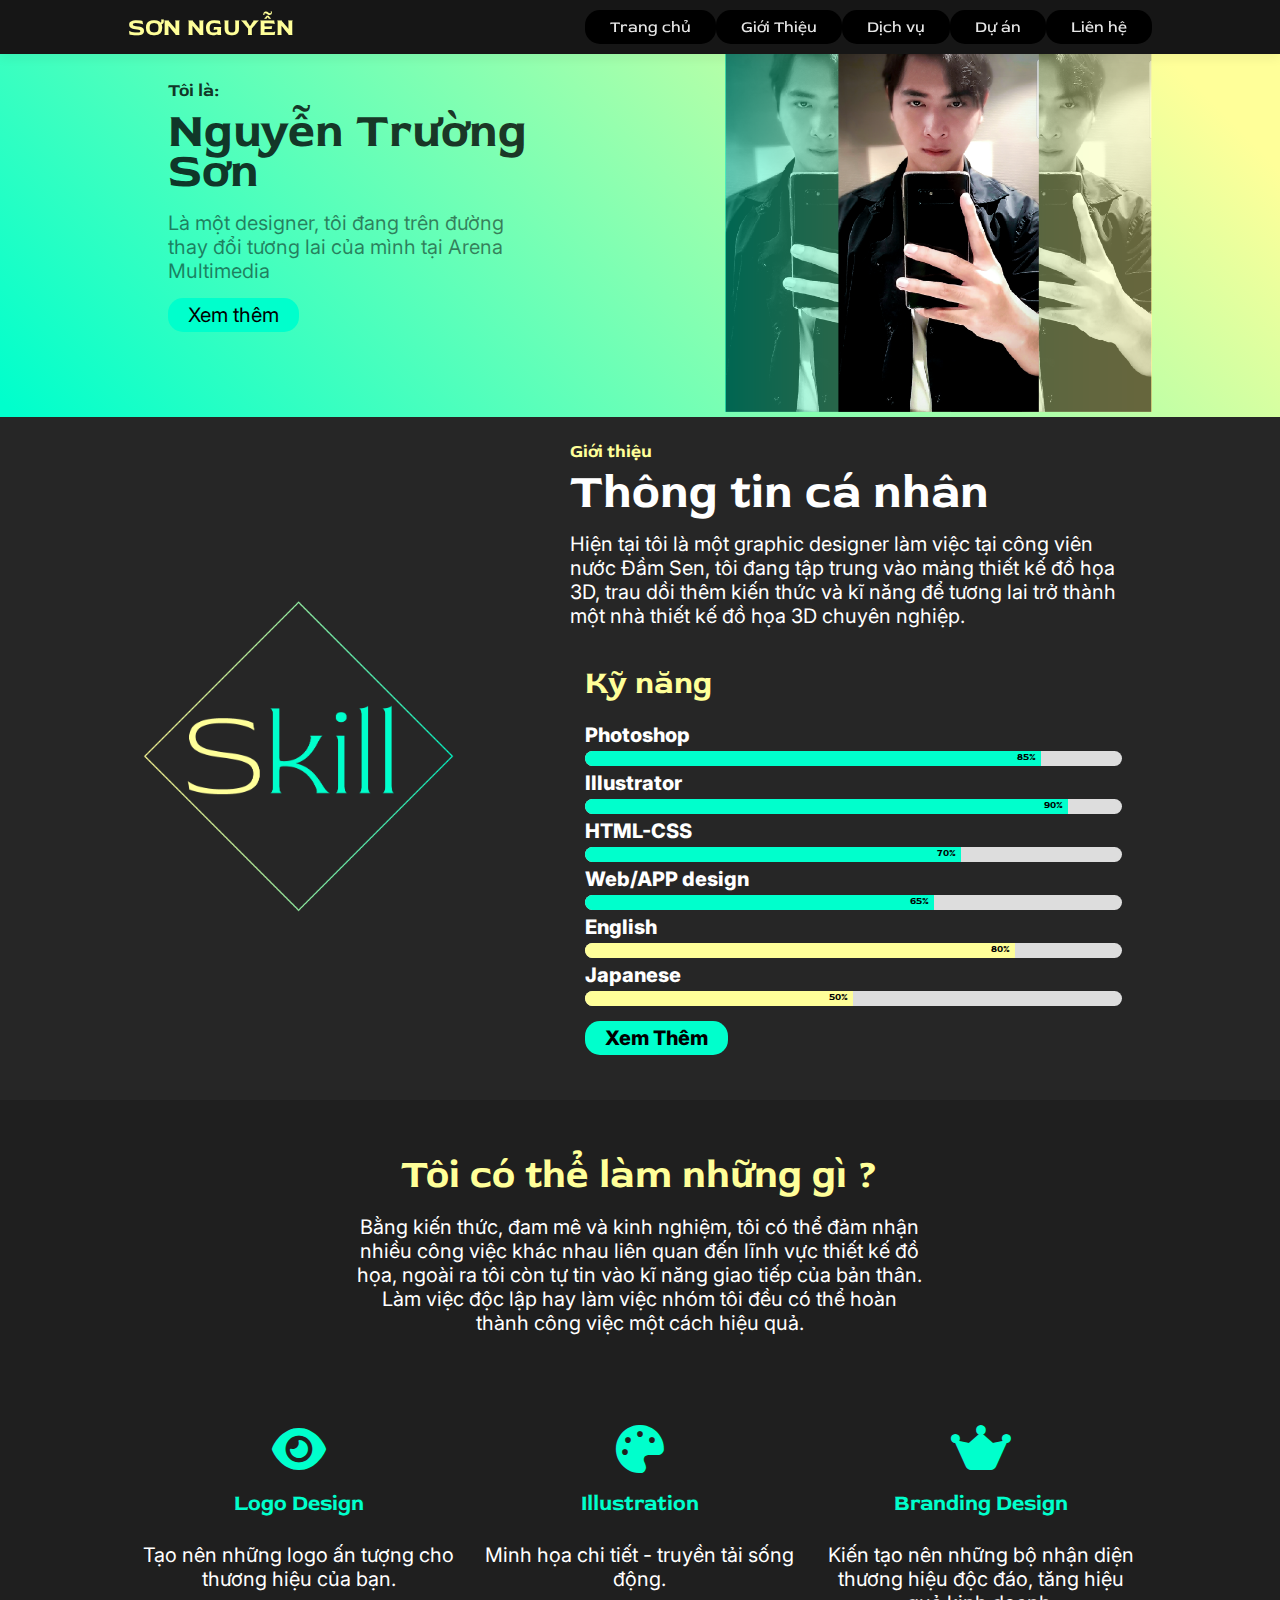
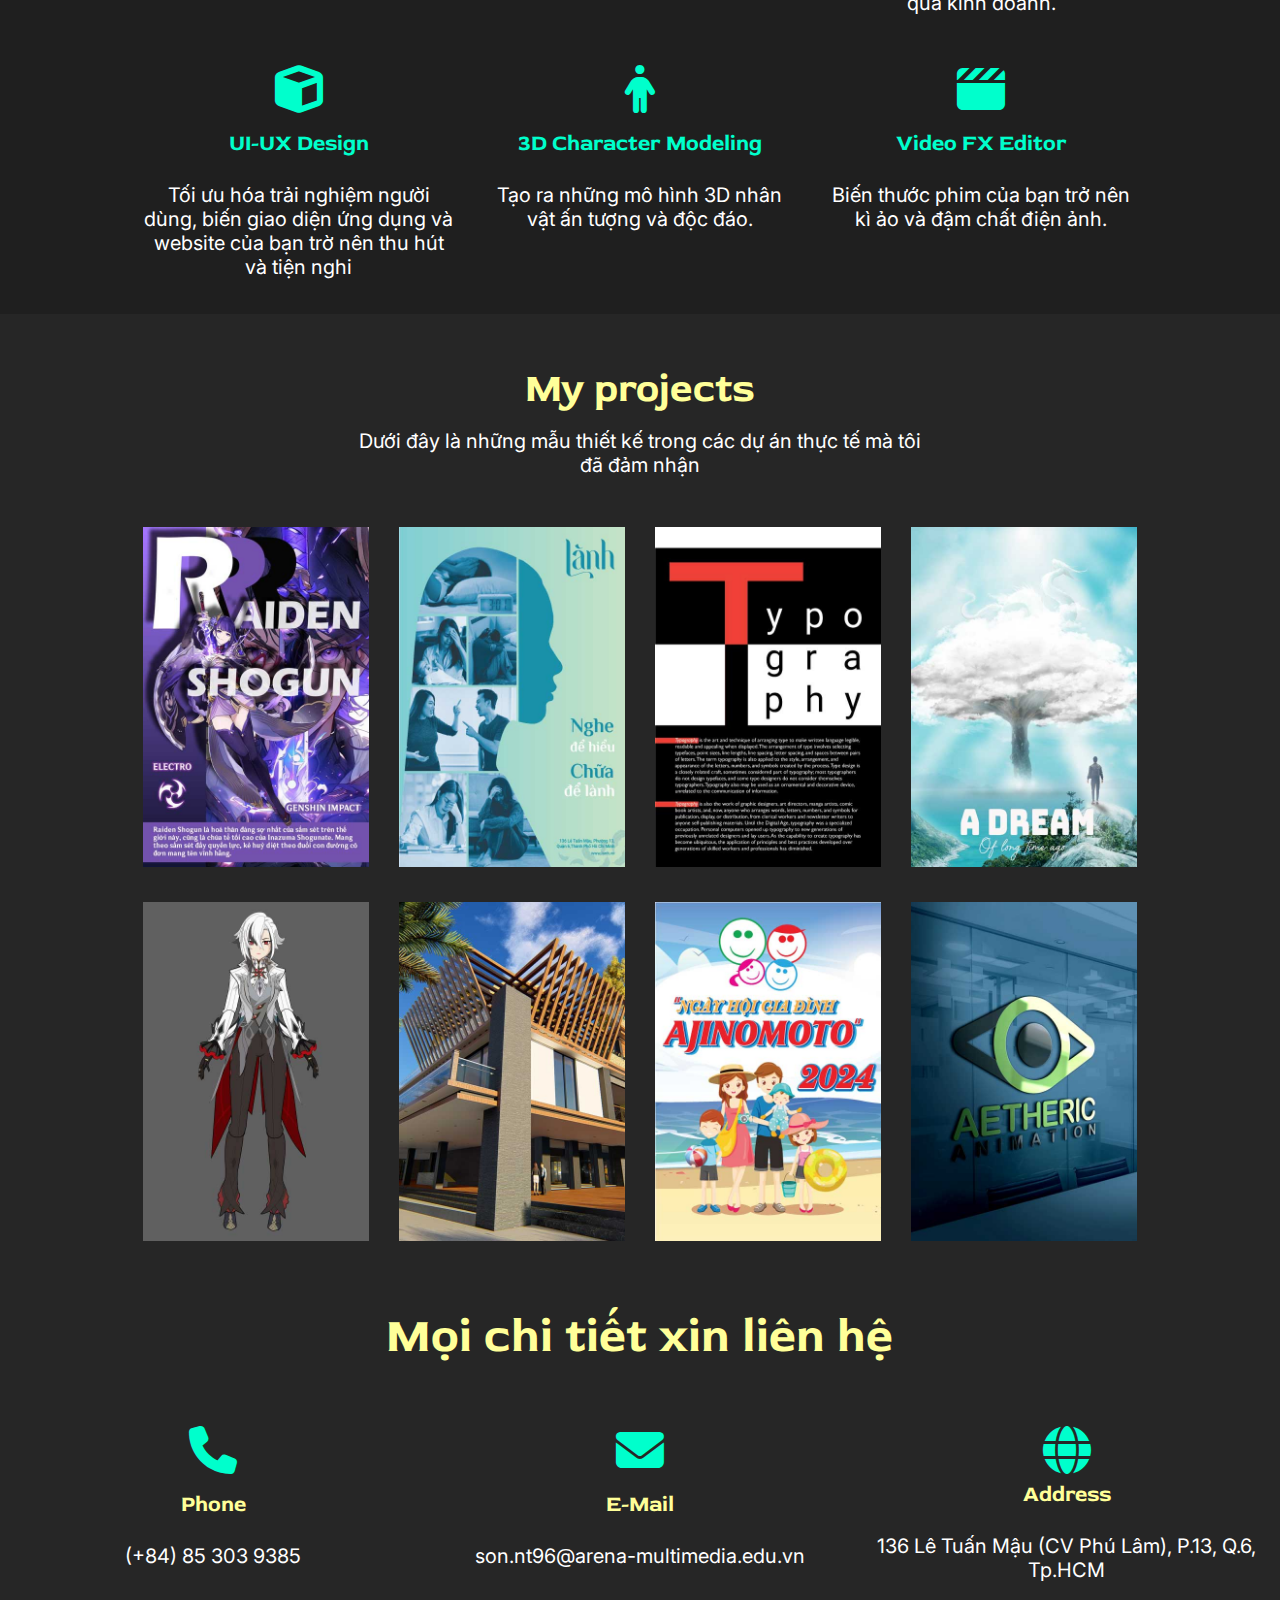
<file: index.html>
<!doctype html>
<html>
<head>
<meta charset="utf-8">
<meta name="viewport" content="width=device-width, initial-scale=1">
<title>Son Nguyen Portfolio</title>
<link rel="stylesheet" href="css/mainStyle.css">
<link rel="icon" href="images/TITLE-ICON.png">
<link rel="stylesheet" href="css/all.css">
<link rel="stylesheet" href="dist/css/lightbox.css">
	<link rel="stylesheet" href="css/hover-min.css">
	
	
</head>

<body style="padding-top: 0px">
	<header> 
		<nav >
		<div class="container">
			<a href="index.html" class="brand">SƠN NGUYỄN</a>
			
			<button type="button" class="btn-toggle">
				<i class="fa-solid fa-bars"></i>
			</button>
			
			<div class="menu">
				<ul>
					<li><a href="index.html" class="hvr-swe btn-secondary">Trang chủ</a></li>
					<li><a href="about.html" class="btn-secondary">Giới Thiệu</a></li>
					<li><a href="#dich-vu" class="btn-secondary">Dịch vụ</a></li>
					<li><a href="#du-an" class="btn-secondary">Dự án</a></li>
					<li><a href="#lien-he" class="btn-secondary">Liên hệ</a></li>
				</ul>
			</div>
			</div>
		</nav>
	
	</header>
	<section id="welcome">
		<div class="container">
				<div class="row align-items-center justify-content-between">
						<div class="col-12 col-md-6 col-lg-5 " style="padding-left: 40px">						
							<h6 class="text-dark font-dacbiet">Tôi là:</h6>
							<h1 class="text-dark font-dacbiet">Nguyễn Trường Sơn</h1>
							<p>Là một designer, tôi đang trên đường thay đổi tương lai của mình tại Arena Multimedia</p>
							<p>
								<a href="#about" class="btn-primary">Xem thêm</a>
							</p>
				
					</div>
					
						<div class="col-12 col-md-6 col-lg-5 p-0" >
						
					<img src="images/Asset 2.png" alt="" class="img-100">
					
							
					</div>
			</div>
	
	
	
		</div>
	</section>
	<section id="about">
		<div class="bg-third">
		<div class="container">
			<div class="row align-items-center justify-content-between">
				<div class="col-12 col-md-4 col-lg-4 ">
					<img src="images/PIC2-01.png" alt="" class="img-100" >
				</div>
				<div class="col-12 col-md-8 col-lg-7">
				
					<h6 class="text-primary font-dacbiet">Giới thiệu</h6>
				<h1 class="text-light font-dacbiet">Thông tin cá nhân</h1>
<p class = "text-light">Hiện tại tôi là một graphic designer làm việc tại công viên nước Đầm Sen, tôi đang tập trung vào mảng thiết kế đồ họa 3D, trau dồi thêm kiến thức và kĩ năng để tương lai trở thành một nhà thiết kế đồ họa 3D chuyên nghiệp.</p>
<div class="col-12 font-dacbiet">
	<h3 class="text-primary font-dacbiet">Kỹ năng</h3>	
	<p class="text-light">Photoshop</p>
	<div class="progress-bar">
		<div class="bg-primary progress" style="width: 85%">85%</div>
	</div>
	<p class="mt-5 text-light">Illustrator</p>
	<div class="progress-bar">
		<div class="bg-primary progress" style="width: 90%">90%</div>
	</div>
	<p class="mt-5 text-light">HTML-CSS</p>
	<div class="progress-bar">
		<div class="bg-primary progress" style="width: 70%">70%</div>
	</div>
	<p class="mt-5 text-light">Web/APP design</p>
	<div class="progress-bar">
		<div class="bg-primary progress" style="width: 65%">65%</div>
	</div>
	<p class="mt-5 text-light">English</p>
	<div class="progress-bar">
		<div class="bg-secondary progress" style="width: 80%">80%</div>
	</div>
	<p class="mt-5 text-light">Japanese</p>
	<div class="progress-bar">
		<div class="bg-secondary progress" style="width: 50%">50%</div>
	</div>
				
<p><a href="about.html" class="btn-primary">Xem Thêm </a></p>
</div>						
		</div>		
					
		  </div>
			</div>
		</div>
	
	</section>
	<section id="dich-vu" class="bg-primary-10 py-40">
	<div class="container">
		<div class="row text-center">
			<div class="col-12 col-md-10 col-lg-7 mx-auto">
			<h2 class="text-primary">Tôi có thể làm những gì ?</h2>
				<p class="text-light">Bằng kiến thức, đam mê và kinh nghiệm, tôi có thể đảm nhận nhiều công việc khác nhau liên quan đến lĩnh vực thiết kế đồ họa, ngoài ra tôi còn tự tin vào kĩ năng giao tiếp của bản thân. Làm việc độc lập hay làm việc nhóm tôi đều có thể hoàn thành công việc một cách hiệu quả.</p>
			</div>
		</div>
		<div class="row text-center mt-40">
			<div class="col-12 col-md-6 col-lg-4">
		<i class="fa-solid fa-eye fa-3x text-secondary"></i>
				<h5 class="mt-10 text-secondary">Logo Design</h5>
				<p class="text-light">Tạo nên những logo ấn tượng cho thương hiệu của bạn.</p>
			</div>
			<div class="col-12 col-md-6 col-lg-4">
		<i class="fa-solid fa-palette fa-3x text-secondary"></i>
				<h5 class="mt-10 text-secondary">Illustration</h5>
				<p class="text-light">Minh họa chi tiết - truyền tải sống động.</p>
			</div>
				<div class="col-12 col-md-6 col-lg-4">
		<i class="fa-solid fa-web-awesome fa-3x text-secondary"></i>
				<h5 class="mt-10 text-secondary">Branding Design</h5>
				<p class="text-light">Kiến tạo nên những bộ nhận diện thương hiệu độc đáo, tăng hiệu quả kinh doanh.</p>
			</div>
			<div class="col-12 col-md-6 col-lg-4">
		<i class="fa-solid fa-cube fa-3x text-secondary"></i>
				<h5 class="mt-10 text-secondary">UI-UX Design</h5>
				<p class="text-light">Tối ưu hóa trải nghiệm người dùng, biến giao diện ứng dụng và website của bạn trờ nên thu hút và tiện nghi</p>
			</div>
				<div class="col-12 col-md-6 col-lg-4">
		<i class="fa-solid fa-person fa-3x text-secondary"></i>
				<h5 class="mt-10 text-secondary">3D Character Modeling</h5>
				<p class="text-light">Tạo ra những mô hình 3D nhân vật ấn tượng và độc đáo.</p>
			</div>
				<div class="col-12 col-md-6 col-lg-4">
		<i class="fa-solid fa-clapperboard fa-3x text-secondary"></i>
				<h5 class="mt-10 text-secondary">Video FX Editor </h5>
				<p class="text-light">Biến thước phim của bạn trở nên kì ảo và đậm chất điện ảnh.</p>
			</div>
		</div>
		
		</div>
	
	
	</section>
	<section id="du-an" class="py-40 bg-third">
		<div class="container " >
			<div class="row text-center">
			<div class="col-12 col-md-10 col-lg-7 mx-auto">
			<h2 class="text-primary">My projects</h2>
				<p class="text-light">Dưới đây là những mẫu thiết kế trong các dự án thực tế mà tôi đã đảm nhận</p>
			</div>
		</div>
			<div class="row">
				<div class="col-6 col-md-4 col-lg-3">
					<a href="images/h700-web/Me-(2).jpg" data-lightbox="roadtrip" data-title="Poster game Genshin Impact">
					<img src="images/h700-web/Me-(2).jpg" alt="" class="img-100">
					</a>
				</div>
				<div class="col-6 col-md-4 col-lg-3">
					<a href="images/h700-web/poster-Lành.jpg" data-lightbox="roadtrip" data-title="Poster cho brand điều trị tâm lí">
					<img src="images/h700-web/poster-Lành.jpg" alt="" class="img-100">
					</a>
				</div>
				<div class="col-6 col-md-4 col-lg-3">
					<a href="images/h700-web/Bài-1-B3-TPG.jpg" data-lightbox="roadtrip" data-title="Trang tạp chí Typography">
					<img src="images/h700-web/Bài-1-B3-TPG.jpg" alt="" class="img-100">
					</a>
				</div>
				<div class="col-6 col-md-4 col-lg-3">
					<a href="images/h700-web/BT-fn.jpg" data-lightbox="roadtrip" data-title="Bìa sách A DREAM">
					<img src="images/h700-web/BT-fn.jpg" alt="" class="img-100">
						</a>
				</div>
				<div class="col-6 col-md-4 col-lg-3">
					<a href="images/h700-web/BT-Vẽ-Người.jpg" data-lightbox="roadtrip" data-title="Mẫu thiết kế nhân vật game">
					<img src="images/h700-web/BT-Vẽ-Người.jpg" alt="" class="img-100">
						</a>
				</div>
				<div class="col-6 col-md-4 col-lg-3">
					<a href="images/h700-web/H24.jpg" data-lightbox="roadtrip" data-title="Mẫu công trình dựng 3D">
					<img src="images/h700-web/H24.jpg" alt="" class="img-100">
					</a>
				</div>
				<div class="col-6 col-md-4 col-lg-3">
					<a href="images/h700-web/2-Sân-khấu-khai-mạc---Backdrop-Hiflex-1200x500cm-chua-bien-1-bản-+-Banner-Hiflex-2-mat-900x160cm-chua-bien---6-bản-.jpg" data-lightbox="roadtrip" data-title="Poster ngày hội gia đình Ajinomoto">
					<img src="images/h700-web/2-Sân-khấu-khai-mạc---Backdrop-Hiflex-1200x500cm-chua-bien-1-bản-+-Banner-Hiflex-2-mat-900x160cm-chua-bien---6-bản-.jpg" alt="" class="img-100">
						</a>
				</div>
				<div class="col-6 col-md-4 col-lg-3">
					<a href="images/h700-web/3D-Glass-Logo-Mockup-Free-Download.jpg" data-lightbox="roadtrip" data-title="Logo studio Aetheric">
					<img src="images/h700-web/3D-Glass-Logo-Mockup-Free-Download.jpg" alt="" class="img-100">
						</a>
				</div>
			</div>
			
	</div>
	
	</section>
	<section id="lien-he" class="bg-third">
		<div class="col-12 col-md-10 col-lg-7 mx-auto">
		<h1 class="text-primary text-center mt-40 font-dacbiet">Mọi chi tiết xin liên hệ</h1>
							</div>
		
		<div class="row text-center mt-40">
			<div class="col-12 col-md-6 col-lg-4">
				<i class="fa-solid fa-phone fa-3x text-secondary"></i>
		
				<h5 class="mt-10 text-primary">Phone</h5>
				<p class="text-light">(+84) 85 303 9385</p>
				
			</div>
			<div class="col-12 col-md-6 col-lg-4">
		<i class="fa-solid fa-envelope fa-3x text-secondary"></i>
				<h5 class="mt-10 text-primary">E-Mail</h5>
				<p class="text-light">son.nt96@arena-multimedia.edu.vn</p>
				
			</div>
				<div class="col-12 col-md-6 col-lg-4">
		<i class="fa-solid fa-globe fa-3x text-secondary"></i>
				<h5 class="text-primary">Address</h5>
				<p class="text-light">136 Lê Tuấn Mậu (CV Phú Lâm), P.13, Q.6, Tp.HCM</p>
			</div>
			
				
				
		</div>
		
		</div>
	
	</section>
	<script src="https://ajax.googleapis.com/ajax/libs/jquery/3.7.1/jquery.min.js"></script>
	<script src="dist/js/lightbox.js"></script>
	<script> 
$(document).ready(function(){
  $(".btn-toggle").click(function(){
    $(".menu").slideToggle("slow");
  });
});
</script>
</body>
</html>
</file>
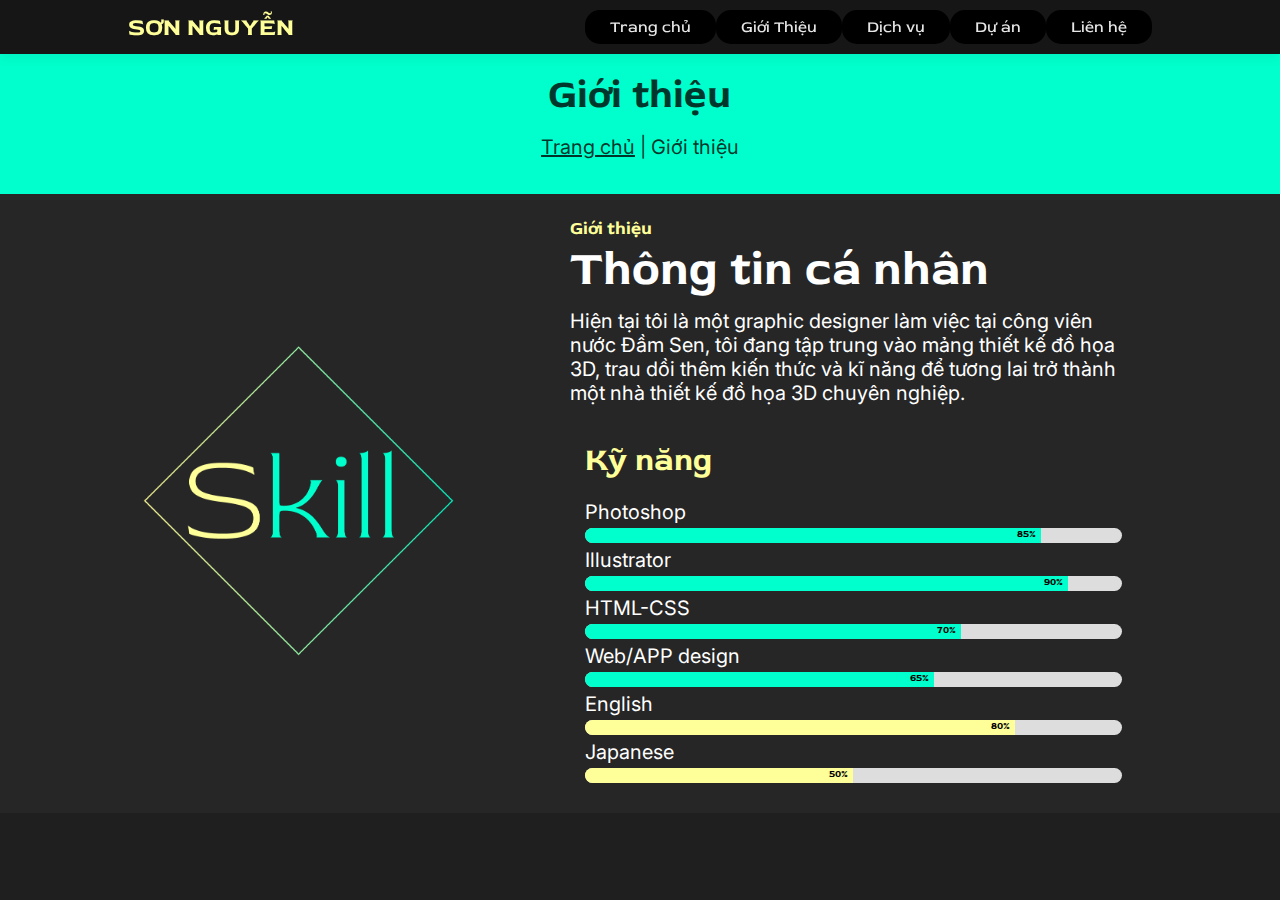
<file: about.html>
<!doctype html>
<html>
<head>
<meta charset="utf-8">
<meta name="viewport" content="width=device-width, initial-scale=1">
<title>Son Nguyen Portfolio</title>
<link rel="stylesheet" href="css/mainStyle.css">
<link rel="icon" href="images/TITLE-ICON.png">
<link rel="stylesheet" href="css/all.css">
<link rel="stylesheet" href="dist/css/lightbox.css">
	
	
</head>

<body class="bg-primary-10">
	<header>
		<nav >
		<div class="container">
			<a href="index.html" class="brand">SƠN NGUYỄN</a>
			
			<button type="button" class="btn-toggle">
				<i class="fa-solid fa-bars"></i>
			</button>
			
			<div class="menu">
				<ul>
					<li><a href="index.html" class="btn-secondary">Trang chủ</a></li>
					<li><a href="about.html" class="btn-secondary">Giới Thiệu</a></li>
					<li><a href="services.html" class="btn-secondary">Dịch vụ</a></li>
					<li><a href="project.html" class="btn-secondary">Dự án</a></li>
					<li><a href="contact.html" class="btn-secondary">Liên hệ</a></li>
				</ul>
			</div>
			</div>
		</nav>
	
	</header>
	<div class="py-0 bg-primary row align-items-center justify-content-center">
		<div class="col-12 col-md-4 text-center mt-60 text-dark">
			<h2 class="text-dark">Giới thiệu</h2>
			<p class="text-dark"><a href="index.html" class="text-dark">Trang chủ</a> | Giới thiệu</p>
		</div>
	</div>
	<section class="bg-third" id="about">
		<div class="container">
			<div class="row align-items-center justify-content-between">
				<div class="col-12 col-md-4 col-lg-4 ">
					<img src="images/PIC2-01.png" alt="" class="img-100" >
				</div>
				<div class="col-12 col-md-8 col-lg-7">
				
					<h6 class="text-primary">Giới thiệu</h6>
				<h1 class="text-light font-dacbiet">Thông tin cá nhân</h1>
<p class="text-light">Hiện tại tôi là một graphic designer làm việc tại công viên nước Đầm Sen, tôi đang tập trung vào mảng thiết kế đồ họa 3D, trau dồi thêm kiến thức và kĩ năng để tương lai trở thành một nhà thiết kế đồ họa 3D chuyên nghiệp.</p>
<div class="col-12">
	<h3 class="text-primary font-dacbiet">Kỹ năng</h3>	
	<p class="text-light">Photoshop</p>
	<div class="progress-bar">
		<div class="bg-primary progress" style="width: 85%">85%</div>
	</div>
	<p class="mt-5 text-light">Illustrator</p>
	<div class="progress-bar">
		<div class="bg-primary progress" style="width: 90%">90%</div>
	</div>
	<p class="mt-5 text-light">HTML-CSS</p>
	<div class="progress-bar">
		<div class="bg-primary progress" style="width: 70%">70%</div>
	</div>
	<p class="mt-5 text-light">Web/APP design</p>
	<div class="progress-bar">
		<div class="bg-primary progress" style="width: 65%">65%</div>
	</div>
	<p class="mt-5 text-light">English</p>
	<div class="progress-bar">
		<div class="bg-secondary progress" style="width: 80%">80%</div>
	</div>
	<p class="mt-5 text-light">Japanese</p>
	<div class="progress-bar">
		<div class="bg-secondary progress" style="width: 50%">50%</div>
	</div>
				
					
				</div>
			</div>
		</div>
	
	<script src="https://ajax.googleapis.com/ajax/libs/jquery/3.7.1/jquery.min.js"></script>
	<script> 
$(document).ready(function(){
  $(".btn-toggle").click(function(){
    $(".menu").slideToggle("slow");
  });
});
</script>
</body>
</html>
</file>
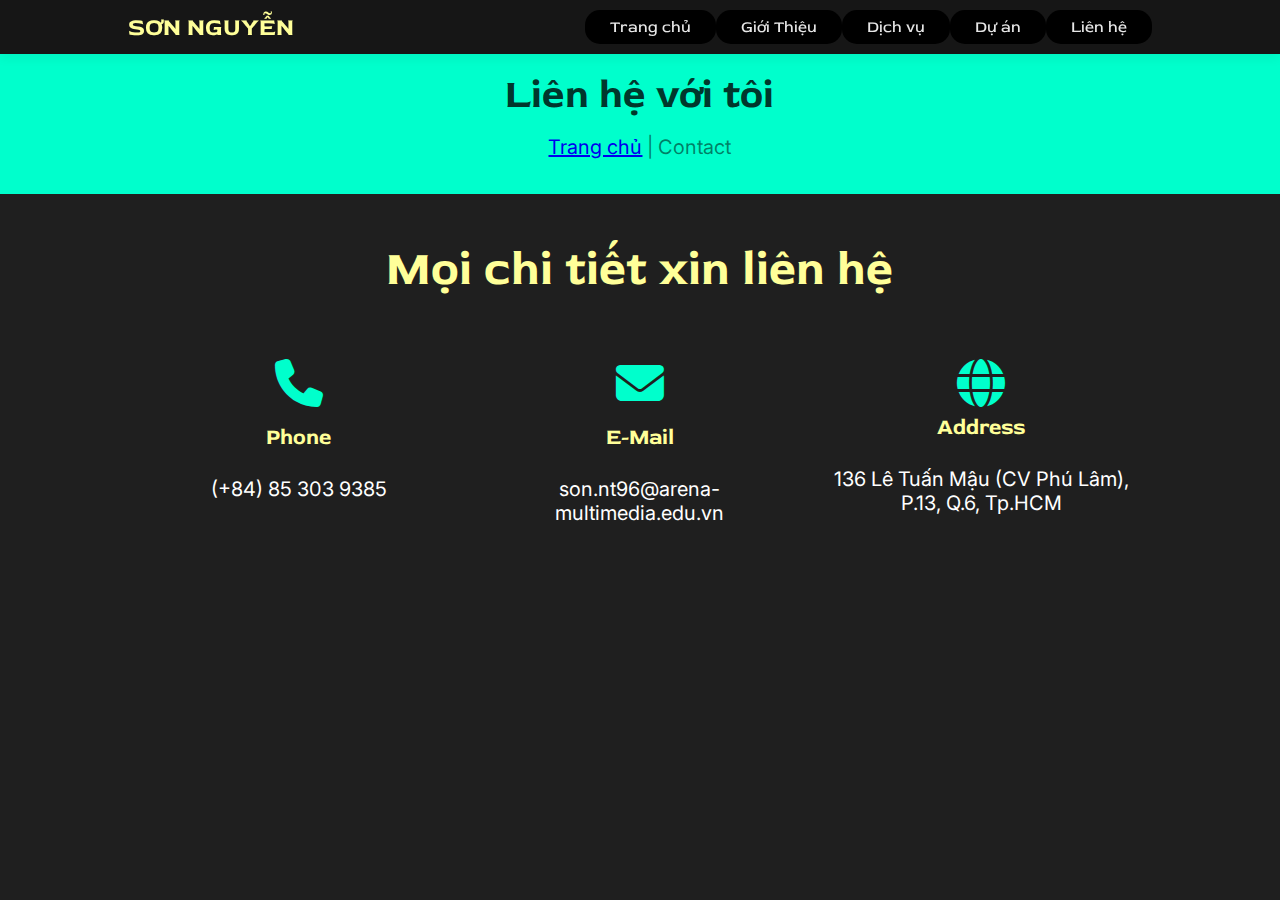
<file: contact.html>
<!doctype html>
<html>
<head>
<meta charset="utf-8">
<meta name="viewport" content="width=device-width, initial-scale=1">
<title>Son Nguyen Porfolio</title>
<link rel="stylesheet" href="css/mainStyle.css">
	<link rel="icon" href="images/TITLE-ICON.png">
<link rel="stylesheet" href="css/all.css">
	
</head>

<body class="bg-primary-10">
	<header> 
		<nav >
		<div class="container">
			<a href="index.html" class="brand">SƠN NGUYỄN</a>
			
			<button type="button" class="btn-toggle">
				<i class="fa-solid fa-bars"></i>
			</button>
			
			<div class="menu">
				<ul>
					<li><a href="index.html" class="btn-secondary">Trang chủ</a></li>
					<li><a href="about.html" class="btn-secondary">Giới Thiệu</a></li>
					<li><a href="services.html" class="btn-secondary">Dịch vụ</a></li>
					<li><a href="project.html" class="btn-secondary">Dự án</a></li>
					<li><a href="contact.html" class="btn-secondary">Liên hệ</a></li>
				</ul>
			</div>
			</div>
		</nav>
	
	</header>
	<div class="bg-primary row align-items-center justify-content-center py-40">
		<div class="ccol-12 col-md-4 text-center mt-20">
			<h2>Liên hệ với tôi</h2>
			<p><a href="index.html">Trang chủ</a> | Contact</p>
		</div>
	</div>
	
	<section id="lien-he" class="mt-40 bg-primary-10">
	<div class="container">
		<div class="row text-center">
			<div class="col-12 col-md-10 col-lg-7 mx-auto">
		<h1 class="text-primary font-dacbiet">Mọi chi tiết xin liên hệ</h1>
							</div>
		</div>
		<div class="row text-center mt-40">
			<div class="col-12 col-md-6 col-lg-4">
				<i class="fa-solid fa-phone fa-3x text-secondary"></i>
		
				<h5 class="mt-10 text-primary">Phone</h5>
				<p class="text-light">(+84) 85 303 9385</p>
				
			</div>
			<div class="col-12 col-md-6 col-lg-4">
		<i class="fa-solid fa-envelope fa-3x text-secondary"></i>
				<h5 class="mt-10 text-primary">E-Mail</h5>
				<p class="text-light">son.nt96@arena-multimedia.edu.vn</p>
				
			</div>
				<div class="col-12 col-md-6 col-lg-4">
		<i class="fa-solid fa-globe fa-3x text-secondary"></i>
				<h5 class="text-primary">Address</h5>
				<p class="text-light">136 Lê Tuấn Mậu (CV Phú Lâm), P.13, Q.6, Tp.HCM</p>
			</div>
			
				
				
		</div>
		
		</div>
	
	
	</section>
	<section id="du-an"></section>
	
	<script src="https://ajax.googleapis.com/ajax/libs/jquery/3.7.1/jquery.min.js"></script>
	<script> 
$(document).ready(function(){
  $(".btn-toggle").click(function(){
    $(".menu").slideToggle("slow");
  });
});
</script>
</body>
</html>
</file>
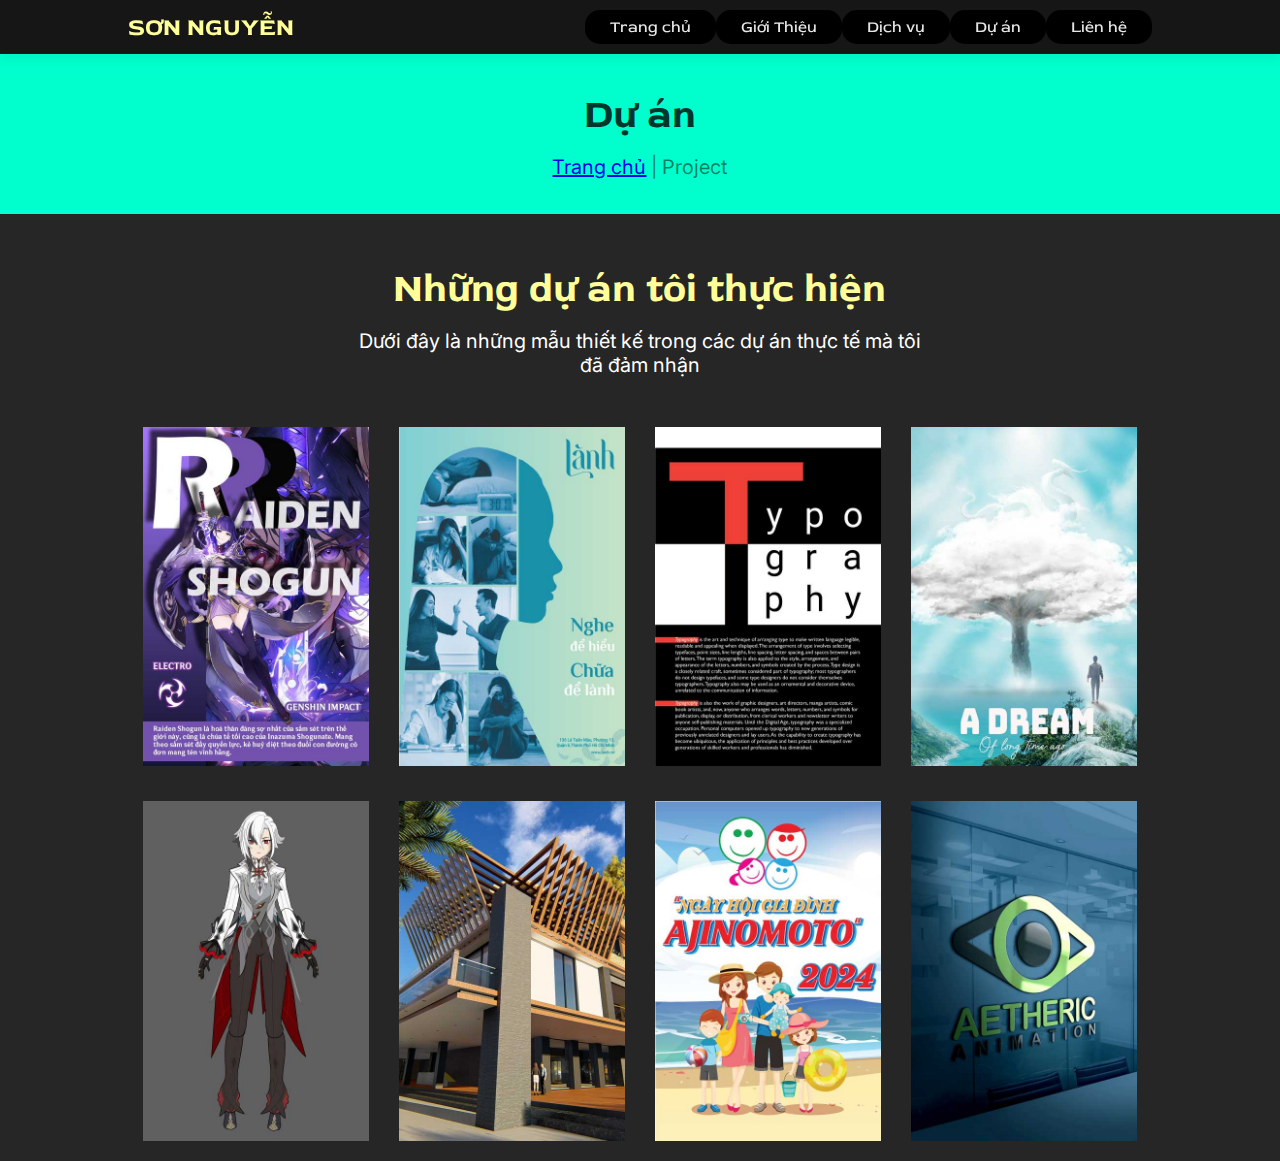
<file: project.html>
<!doctype html>
<html>
<head>
<meta charset="utf-8">
<meta name="viewport" content="width=device-width, initial-scale=1">
<title>Son Nguyen Portfolio</title>
<link rel="stylesheet" href="css/mainStyle.css">
	<link rel="icon" href="images/TITLE-ICON.png">
<link rel="stylesheet" href="css/all.css">
<link rel="stylesheet" href="dist/css/lightbox.css">
	
</head>

<body>
	<header> 
		<nav >
		<div class="container">
			<a href="index.html" class="brand">SƠN NGUYỄN</a>
			
			<button type="button" class="btn-toggle">
				<i class="fa-solid fa-bars"></i>
			</button>
			
			<div class="menu">
				<ul>
					<li><a href="index.html" class="btn-secondary">Trang chủ</a></li>
					<li><a href="about.html" class="btn-secondary">Giới Thiệu</a></li>
					<li><a href="services.html" class="btn-secondary">Dịch vụ</a></li>
					<li><a href="project.html" class="btn-secondary">Dự án</a></li>
					<li><a href="contact.html" class="btn-secondary">Liên hệ</a></li>
				</ul>
			</div>
			</div>
		</nav>
	
	</header>
	<div class="bg-primary row align-items-center justify-content-center py-40">
		<div class="col-12 col-md-4 text-center">
			<h2 class="mt-40">Dự án</h2>
			<p><a href="index.html">Trang chủ</a> | Project</p>
		</div>
	</div>
	
		<section id="du-an" class="py-40 bg-third">
		<div class="container " >
			<div class="row text-center">
			<div class="col-12 col-md-10 col-lg-7 mx-auto">
			<h2 class="text-primary">Những dự án tôi thực hiện</h2>
				<p class="text-light">Dưới đây là những mẫu thiết kế trong các dự án thực tế mà tôi đã đảm nhận</p>
			</div>
		</div>
			<div class="row">
				<div class="col-6 col-md-4 col-lg-3">
					<a href="images/h700-web/Me-(2).jpg" data-lightbox="roadtrip" data-title="Poster game Genshin Impact">
					<img src="images/h700-web/Me-(2).jpg" alt="" class="img-100">
					</a>
				</div>
				<div class="col-6 col-md-4 col-lg-3">
					<a href="images/h700-web/poster-Lành.jpg" data-lightbox="roadtrip" data-title="Poster cho brand điều trị tâm lí">
					<img src="images/h700-web/poster-Lành.jpg" alt="" class="img-100">
					</a>
				</div>
				<div class="col-6 col-md-4 col-lg-3">
					<a href="images/h700-web/Bài-1-B3-TPG.jpg" data-lightbox="roadtrip" data-title="Trang tạp chí Typography">
					<img src="images/h700-web/Bài-1-B3-TPG.jpg" alt="" class="img-100">
					</a>
				</div>
				<div class="col-6 col-md-4 col-lg-3">
					<a href="images/h700-web/BT-fn.jpg" data-lightbox="roadtrip" data-title="Bìa sách A DREAM">
					<img src="images/h700-web/BT-fn.jpg" alt="" class="img-100">
						</a>
				</div>
				<div class="col-6 col-md-4 col-lg-3">
					<a href="images/h700-web/BT-Vẽ-Người.jpg" data-lightbox="roadtrip" data-title="Mẫu thiết kế nhân vật game">
					<img src="images/h700-web/BT-Vẽ-Người.jpg" alt="" class="img-100">
						</a>
				</div>
				<div class="col-6 col-md-4 col-lg-3">
					<a href="images/h700-web/H24.jpg" data-lightbox="roadtrip" data-title="Mẫu công trình dựng 3D">
					<img src="images/h700-web/H24.jpg" alt="" class="img-100">
					</a>
				</div>
				<div class="col-6 col-md-4 col-lg-3">
					<a href="images/h700-web/2-Sân-khấu-khai-mạc---Backdrop-Hiflex-1200x500cm-chua-bien-1-bản-+-Banner-Hiflex-2-mat-900x160cm-chua-bien---6-bản-.jpg" data-lightbox="roadtrip" data-title="Poster ngày hội gia đình Ajinomoto">
					<img src="images/h700-web/2-Sân-khấu-khai-mạc---Backdrop-Hiflex-1200x500cm-chua-bien-1-bản-+-Banner-Hiflex-2-mat-900x160cm-chua-bien---6-bản-.jpg" alt="" class="img-100">
						</a>
				</div>
				<div class="col-6 col-md-4 col-lg-3">
					<a href="images/h700-web/3D-Glass-Logo-Mockup-Free-Download.jpg" data-lightbox="roadtrip" data-title="Logo studio Aetheric">
					<img src="images/h700-web/3D-Glass-Logo-Mockup-Free-Download.jpg" alt="" class="img-100">
						</a>
				</div>
			</div>
			
			</div>
			
	
	
	</section>
	<section id="lien-he"></section>
	<script src="https://ajax.googleapis.com/ajax/libs/jquery/3.7.1/jquery.min.js"></script>
	<script src="dist/js/lightbox.js"></script>
	<script> 
$(document).ready(function(){
  $(".btn-toggle").click(function(){
    $(".menu").slideToggle("slow");
  });
});
</script>
</body>
</html>
</file>
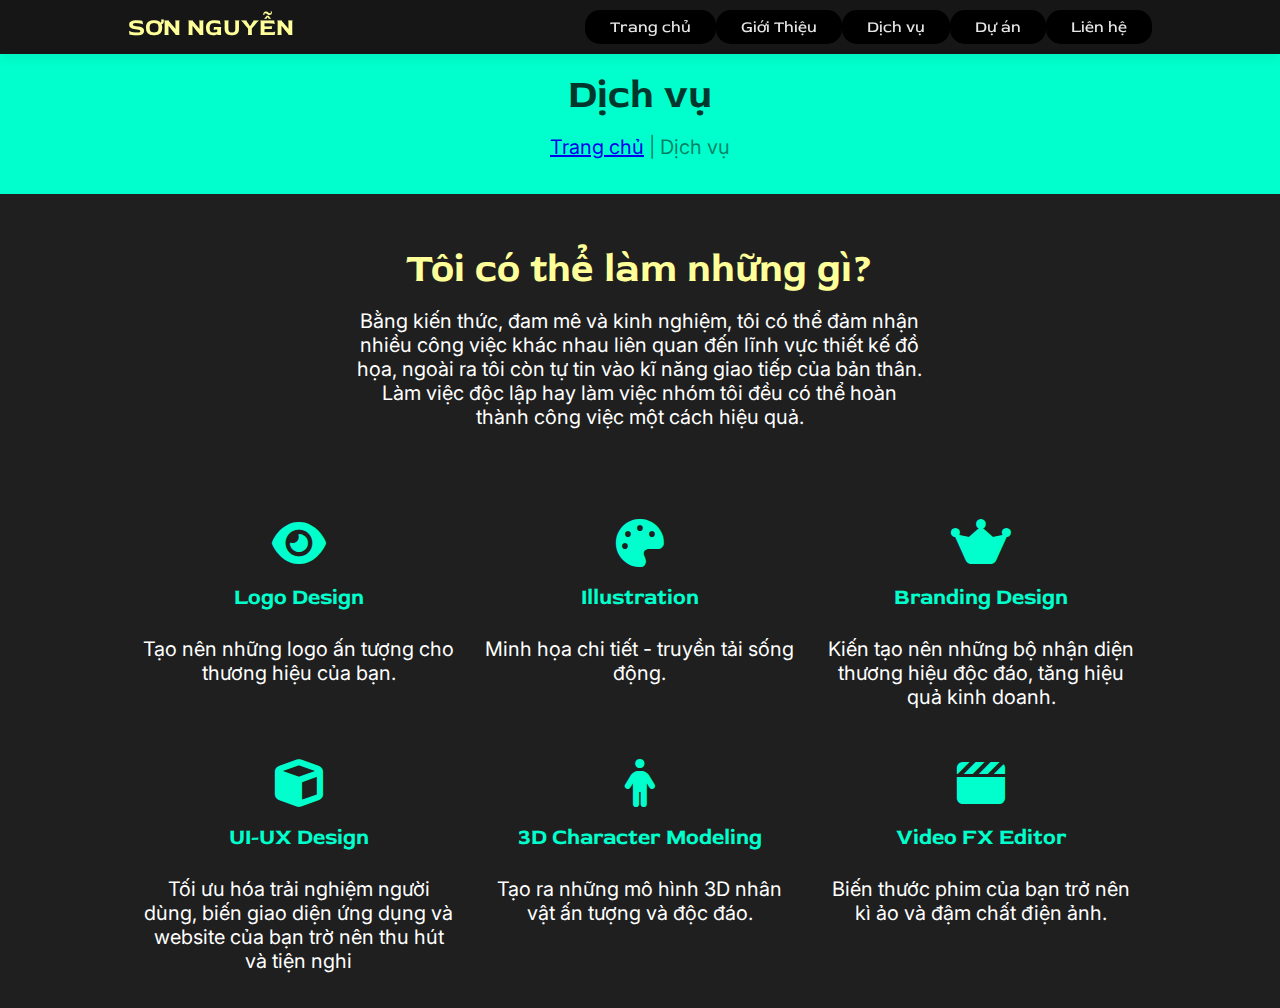
<file: services.html>
<!doctype html>
<html>
<head>
<meta charset="utf-8">
<meta name="viewport" content="width=device-width, initial-scale=1">
<title>Son Nguyen Portfolio</title>
<link rel="stylesheet" href="css/mainStyle.css">
	<link rel="icon" href="images/TITLE-ICON.png">
<link rel="stylesheet" href="css/all.css">
	
</head>

<body class="bg-primary-10">
	<header> 
		<nav >
		<div class="container">
			<a href="index.html" class="brand">SƠN NGUYỄN</a>
			
			<button type="button" class="btn-toggle">
				<i class="fa-solid fa-bars"></i>
			</button>
			
			<div class="menu">
				<ul>
					<li><a href="index.html" class="btn-secondary">Trang chủ</a></li>
					<li><a href="about.html" class="btn-secondary">Giới Thiệu</a></li>
					<li><a href="services.html" class="btn-secondary">Dịch vụ</a></li>
					<li><a href="project.html" class="btn-secondary">Dự án</a></li>
					<li><a href="contact.html" class="btn-secondary">Liên hệ</a></li>
				</ul>
			</div>
			</div>
		</nav>
	
	</header>
	<div class="bg-primary row align-items-center justify-content-center py-40">
		<div class="col-12 col-md-4 text-center mt-20">
			<h2>Dịch vụ</h2>
			<p><a href="index.html">Trang chủ</a> | Dịch vụ</p>
		</div>
	</div>
	
	<section id="dich-vu" class="bg-primary-10 py-40">
	<div class="container">
		<div class="row text-center">
			<div class="col-12 col-md-10 col-lg-7 mx-auto">
			<h2 class="text-primary">Tôi có thể làm những gì?</h2>
				<p class="text-light">Bằng kiến thức, đam mê và kinh nghiệm, tôi có thể đảm nhận nhiều công việc khác nhau liên quan đến lĩnh vực thiết kế đồ họa, ngoài ra tôi còn tự tin vào kĩ năng giao tiếp của bản thân. Làm việc độc lập hay làm việc nhóm tôi đều có thể hoàn thành công việc một cách hiệu quả.</p>
			</div>
		</div>
		<div class="row text-center mt-40">
			<div class="col-12 col-md-6 col-lg-4">
		<i class="fa-solid fa-eye fa-3x text-secondary"></i>
				<h5 class="mt-10 text-secondary">Logo Design</h5>
				<p class="text-light">Tạo nên những logo ấn tượng cho thương hiệu của bạn.</p>
			</div>
			<div class="col-12 col-md-6 col-lg-4">
		<i class="fa-solid fa-palette fa-3x text-secondary"></i>
				<h5 class="mt-10 text-secondary">Illustration</h5>
				<p class="text-light">Minh họa chi tiết - truyền tải sống động.</p>
			</div>
				<div class="col-12 col-md-6 col-lg-4">
		<i class="fa-solid fa-web-awesome fa-3x text-secondary"></i>
				<h5 class="mt-10 text-secondary">Branding Design</h5>
				<p class="text-light">Kiến tạo nên những bộ nhận diện thương hiệu độc đáo, tăng hiệu quả kinh doanh.</p>
			</div>
			<div class="col-12 col-md-6 col-lg-4">
		<i class="fa-solid fa-cube fa-3x text-secondary"></i>
				<h5 class="mt-10 text-secondary">UI-UX Design</h5>
				<p class="text-light">Tối ưu hóa trải nghiệm người dùng, biến giao diện ứng dụng và website của bạn trờ nên thu hút và tiện nghi</p>
			</div>
				<div class="col-12 col-md-6 col-lg-4">
		<i class="fa-solid fa-person fa-3x text-secondary"></i>
				<h5 class="mt-10 text-secondary">3D Character Modeling</h5>
				<p class="text-light">Tạo ra những mô hình 3D nhân vật ấn tượng và độc đáo.</p>
			</div>
				<div class="col-12 col-md-6 col-lg-4">
		<i class="fa-solid fa-clapperboard fa-3x text-secondary"></i>
				<h5 class="mt-10 text-secondary">Video FX Editor </h5>
				<p class="text-light">Biến thước phim của bạn trở nên kì ảo và đậm chất điện ảnh.</p>
			</div>
		</div>
		
		</div>
	
	
	</section>
	<section id="du-an"></section>
	<section id="lien-he"></section>
	<script src="https://ajax.googleapis.com/ajax/libs/jquery/3.7.1/jquery.min.js"></script>
	<script> 
$(document).ready(function(){
  $(".btn-toggle").click(function(){
    $(".menu").slideToggle("slow");
  });
});
</script>
</body>
</html>
</file>
<file: css/mainStyle.css>
@charset "utf-8";
/* CSS Document */

@import url('https://fonts.googleapis.com/css2?family=Inter:ital,opsz,wght@0,14..32,100..900;1,14..32,100..900&family=Red+Rose:wght@300..700&display=swap');


*{scroll-behavior: smooth}
/*section{ padding-top:100px; padding-bottom: 50px}*/
body
{
	/*background-image: url("../images/bg.jpg");
	background-repeat: no-repeat;
	background-position: left top;
	background-size: 100%;	
	background-attachment: fixed;*/
	color: rgba(0,0,0,0.8);
	font-size: 16px;
	font-family:"Red Rose", serif, "Inter", sans-serif, "Helvetica Neue", Helvetica, Arial, "sans-serif";
	margin: 0
}

h1,h2
{
	 font-family: "Red Rose", serif;
}
.font-dacbiet
{
	font-family:"Red Rose", serif;
  	font-weight: 800;
  	font-style: normal;
	color:#000000;
}
h1{ font-size: 48px}
h2{
	font-family: "Red Rose", serif !important;
	font-size: 36px}
h3{ font-size: 32px}
h4{font-size: 24px}
h5{
	font-family: "Red Rose", serif !important;
	font-size: 22px}
h6{
	font-family: "Red Rose", serif !important;
	font-size: 18px}
h1,h2,h3,h4,h5,h6{ 
	margin-top: 0; 
	margin-bottom: 5px
}
p
{
font-family:"Inter", sans-serif !important;
	font-size: 18px
}
/* cho nay bat dau dinh dang mau chu cho web*/
h1{ font-size: 3rem}
h2{ font-size: 2.5rem}
h1,h2,h3,h4,h5,h6{ margin-top: 0; margin-bottom: 0px; line-height: 2.5rem}
.text-primary
{
	color:#ffff99
}

.text-secondary
{
	color:#00ffcc
}
.text-light
{
	color: #FFFFFF
}
.text-dark
{
	color: rgba(0,0,0,0.8)
}
/*--- dinh dang mau nen background cho web-----*/
.bg-primary
{
	background-color: #00ffcc
}
.bg-primary-10
{
	background-color:#1F1F1F
}
.btn-primary
{
	background-color:#00ffcc;
	padding: 5px 20px;
	color: #000000;
	text-decoration:none;
	border-radius: 15px;
	transition: all 1s	
}
.btn-primary:hover
{
	background-color:#ffff99;
	box-shadow: 0 10px 20px rgba(192,136,19,1.00) 
}
.btn-secondary
{
	background-color:#000000;
	padding: 5px 20px;
	color: #000000;
	text-decoration:none;
	border-radius: 15px;
	transition: all 1s
}
.btn-secondary:hover
{
	background-color:#ffff99;
	box-shadow: 0 10px 20px rgba(192,136,19,1.00) 
}
.bg-secondary
{
	background-color:#ffff99
}
.bg-third
{
	background-color:#262626
}
/*--------------dinh dang vung section-----------------------------*/

*{ box-sizing: border-box} /* giữ đường vien vao trong*/
.container
{/* box container sẽ chiếm 90% độ rộng màn hình và nằm giữa*/
	width: 90%; margin: auto 
}
@media (min-width:600px)
{
		.container
	{
		width: 80%; margin: auto 
	}
}
.col-1 { width: 8.33%; }
.col-2{width: 16.66%}
.col-3{ width: 25%}
.col-4{ width: 33.33%}
.col-5{ width: 41.66%}
.col-6{ width: 50%}
.col-7{ width: 58.33%}
.col-8{ width: 66.66%}
.col-9{ width: 75%}
.col-10{ width: 83.33%}
.col-11{ width: 91.66%}
.col-12{ width: 100%}
/* phải cho các cột vào dòng row, thì mới dược sắp nằm cạnh nhau cho đủ 100%*/
.row{ display: flex; flex-wrap: wrap}
/*tất cả các cột đều có đường viền đỏ và đẩy bờ lề vào trong là 15px*/
[class*="col-"] {
  padding: 15px;
 /* border: 1px solid red;*/
}
.img-100{ width: 100%; height: auto}
.text-center{ text-align: center}
@media (min-width:600px)
{
	.col-md-1 { width: 8.33%; }
	.col-md-2{width: 16.66%}
	.col-md-3{ width: 25%}
	.col-md-4{ width: 33.33%}
	.col-md-5{ width: 41.66%}
	.col-md-6{ width: 50%}
	.col-md-7{ width: 58.33%}
	.col-md-8{ width: 66.66%}
	.col-md-9{ width: 75%}
	.col-md-10{ width: 83.33%}
	.col-md-11{ width: 91.66%}
	.col-md-12{ width: 100%}
}
@media (min-width:960px)
{
	.col-lg-1 { width: 8.33%; }
	.col-lg-2{width: 16.66%}
	.col-lg-3{ width: 25%}
	.col-lg-4{ width: 33.33%}
	.col-lg-5{ width: 41.66%}
	.col-lg-6{ width: 50%}
	.col-lg-7{ width: 58.33%}
	.col-lg-8{ width: 66.66%}
	.col-lg-9{ width: 75%}
	.col-lg-10{ width: 83.33%}
	.col-lg-11{ width: 91.66%}
	.col-lg-12{ width: 100%}
}

/*--- dinh dang trong flex---*/
.d-flex{ display: flex}
/*--- dẩy các box trong flexc theo chiều ngang*/
.justify-content-start{justify-content:flex-start}
.justify-content-end{justify-content:flex-end}
.justify-content-center{justify-content:center}
.justify-content-between{justify-content:space-between}
.justify-content-around{justify-content:space-around}
/*--- đẩy các cột trong flex theo chiều dọc*/
.align-items-start{ align-items: flex-start}
.align-items-end{ align-items: flex-end}
.align-items-center{ align-items:center}
.align-items-stretch{ align-items:stretch}

	#welcome
{
	
	background-image: url(""),linear-gradient(45deg, rgba(0,255,204,1) 1%, rgba(255,255,153,1) 90%);
	background-repeat: no-repeat;
	background-position: 95% center;


}
@font-face {
    font-family: 'SVN-Comic Sans MS';
    src: url('SVN-ComicSansMS.eot');
    src: url('SVN-ComicSansMS.eot?#iefix') format('embedded-opentype'),
        url('SVN-ComicSansMS.woff2') format('woff2'),
        url('SVN-ComicSansMS.woff') format('woff'),
        url('SVN-ComicSansMS.ttf') format('truetype'),
        url('SVN-ComicSansMS.svg#SVN-ComicSansMS') format('svg');
    font-weight: normal;
    font-style: normal;
    font-display: swap;
}

@font-face {
    font-family: 'SVN-Ready';
    src: url('SVN-Ready.eot');
    src: url('SVN-Ready.eot?#iefix') format('embedded-opentype'),
        url('SVN-Ready.woff2') format('woff2'),
        url('SVN-Ready.woff') format('woff'),
        url('SVN-Ready.ttf') format('truetype'),
        url('SVN-Ready.svg#SVN-Ready') format('svg');
    font-weight: normal;
    font-style: normal;
    font-display: swap;
}

p{ 
	font-family: 'SVN-Comic Sans MS';
	font-size: 20px;
	color: rgba(0,0,0,0.5)
}


.font-special, h1,h2,h3,h4,h5,h6
{
	font-family: 'SVN-Ready';
	
}
.mx-auto{ margin-left: auto; margin-right: auto}
.mt-40{ margin-top: 40px}
.mt-60{ margin-top: 60px}
.py-40{padding-top:40px}
.p-100{ padding: 100px}
.mt-10{ margin-top: 10px}
.mt-20{ margin-top: 20px}
.mt-5{ margin-top: 5px}
.mt-0{ margin-top: 0px}
.p-0{ padding: 0}
/*---------- style cho menu responsive------*/

header{
	position: fixed;
	width: 100%;
	left: 0; top: 0;
	z-index: 99999
}
header nav
{
	background:#161616;
	padding: 10px 0;
	box-shadow: 0 5px 10px rgba(0,0,0,0.05);
	margin-bottom: 10px;
	position: relative
}
nav .container{ position: relative}
nav .btn-toggle
{
	position: absolute; 
	right: 0;
	font-size: 18px;
	cursor: pointer;
	border: none solid #ffff99;
	background:#ffff99;
	color: #ffff99
}
nav .brand
{
	text-decoration: none;
	color:#FFFF99;
	font-size: 1.5rem;
	font-weight: bolder;
	}
nav .menu{
/*	border: 1px solid red*/
}
nav .menu ul
{/* bỏ chấm đầu dòng trong un orderlist*/
	list-style: none; 
	margin: 0;
	padding: 0
}
nav .menu ul li
{
	position: relative
}
nav .menu ul li a
{
	text-decoration: none;
	padding: 10px;
	border-bottom: 0px solid #ddd;
	display: block;
	color:#E7E7E7;
}
nav .menu ul li a:hover
{
	background-color:#ffff99;
}
.menu { display: none}
@media (min-width:900px)
{
	.menu{ display: block !important}
	nav .btn-toggle{ display: none}
	nav .container,	nav .menu ul		
	{ 
		display: flex;
		justify-content: space-between;
		align-items: center
	}
	nav .menu ul li a 
	{
		border-bottom: none;
		padding: 7px 25px}
}	
.progress-bar
{
	background-color: #ddd;
	border-radius: 10px;
	height: 15px;
	margin-top: -16px
}
.progress
{
	height: 100%;
	border-radius: 10px 0 0 10px;
	font-size: 10px; color:#000000;
	text-align:right;
	font-weight: 800;
	padding-right: 5px
}
.title-page{
	color: #fff;
padding-top: 40px;
padding-bottom: 40px;
}















.text-decoration {
}
</file>
